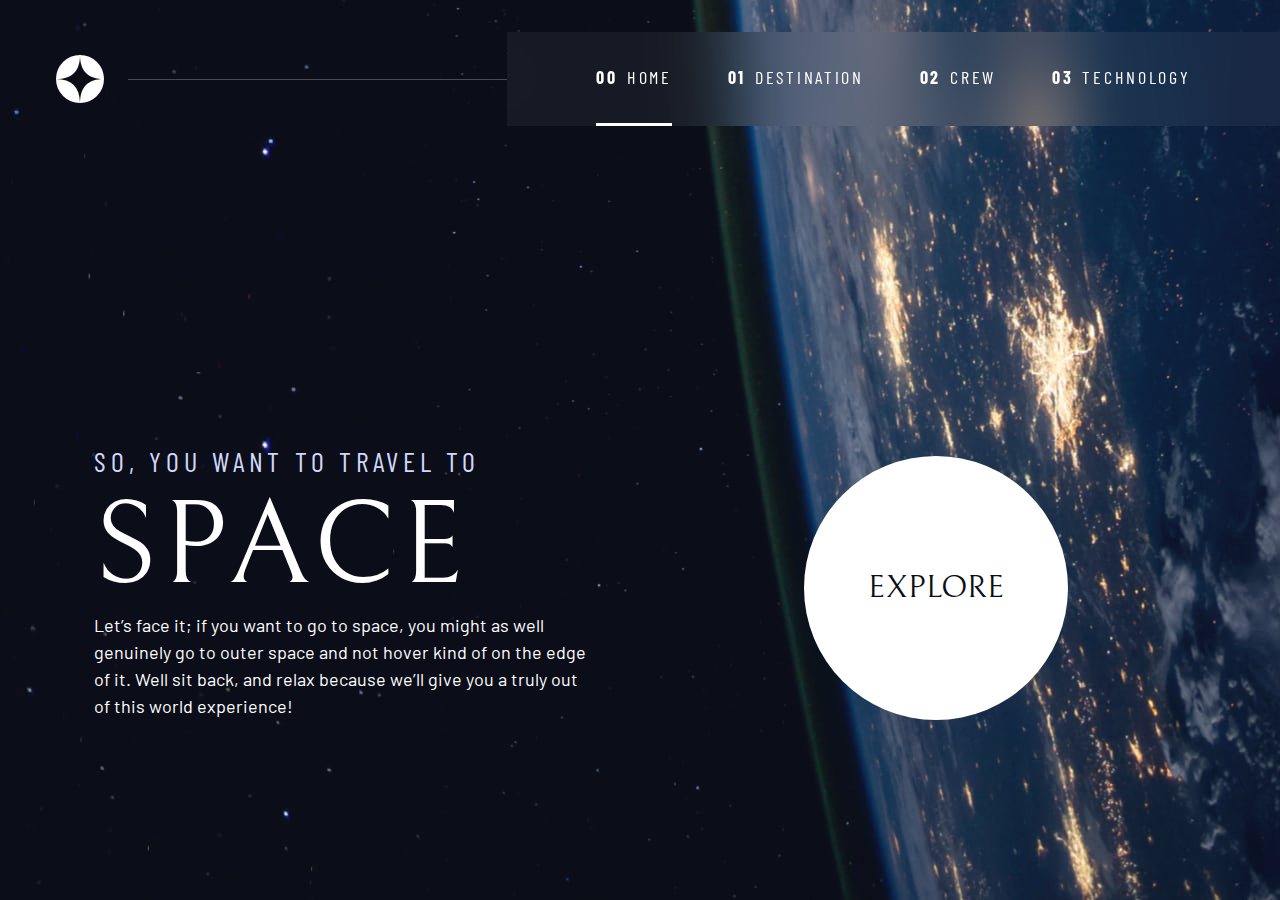
<file: index.html>
<!DOCTYPE html>
<html lang="en">
<head>
  <meta charset="UTF-8">
  <meta name="viewport" content="width=device-width, initial-scale=1.0">

  <link rel="icon" type="image/png" sizes="32x32" href="./assets/favicon-32x32.png">
  <!-- Google fonts -->
  <link rel="preconnect" href="https://fonts.googleapis.com">
  <link rel="preconnect" href="https://fonts.gstatic.com" crossorigin>
  <link href="https://fonts.googleapis.com/css2?family=Barlow+Condensed:wght@400;700&family=Bellefair&family=Barlow:wght@400;700&display=swap"
      rel="stylesheet">
  <!-- custom css -->
  <link rel="stylesheet" href="index.css">
  <title>Space tourism website</title>

  <script src="navigation.js" defer></script>
  
</head>
<body class="home">
  <a class="skip-to-content" href="#main">Skip to content</a>
  <header class="primary-header flex">
    <div>
      <img src="./assets/shared/logo.svg" alt="space tourism logo" class="logo">
    </div>
    <button class="mobile-nav-toggle" aria-controls="primary-navigation"><span class="sr-only" aria-expanded="false">Menu</span></button>
    <nav>
      <ul id="primary-navigation" data-visible="false" class="primary-navigation underline-indicators flex">
          <li class="active"><a class="ff-sans-cond uppercase text-white letter-spacing-2" href="index.html"><span aria-hidden="true">00</span>Home</a>
          <li><a class="ff-sans-cond uppercase text-white letter-spacing-2" href="destination.html"><span aria-hidden="true">01</span>Destination</a>
          <li><a class="ff-sans-cond uppercase text-white letter-spacing-2" href="crew.html"><span aria-hidden="true">02</span>Crew</a>
          <li><a class="ff-sans-cond uppercase text-white letter-spacing-2" href="technology.html"><span aria-hidden="true">03</span>Technology</a>
      </ul>
  </nav>
  </header>
  
  <main id="main" class="grid-container grid-container--home">
    <div>
      <h1 class="text-accent fs-500 ff-sans-cond uppercase letter-spacing-1">So, you want to travel to
      <span class="d-block fs-900 ff-serif text-white">Space</span></h1>
      <p>Let’s face it; if you want to go to space, you might as well genuinely go to 
      outer space and not hover kind of on the edge of it. Well sit back, and relax 
      because we’ll give you a truly out of this world experience!</p>
    </div>
    <div>
      <a href="destination.html" class="large-button uppercase ff-serif text-dark bg-white">Explore</a>
    </div>
  </main>

</body>
</html>
</file>
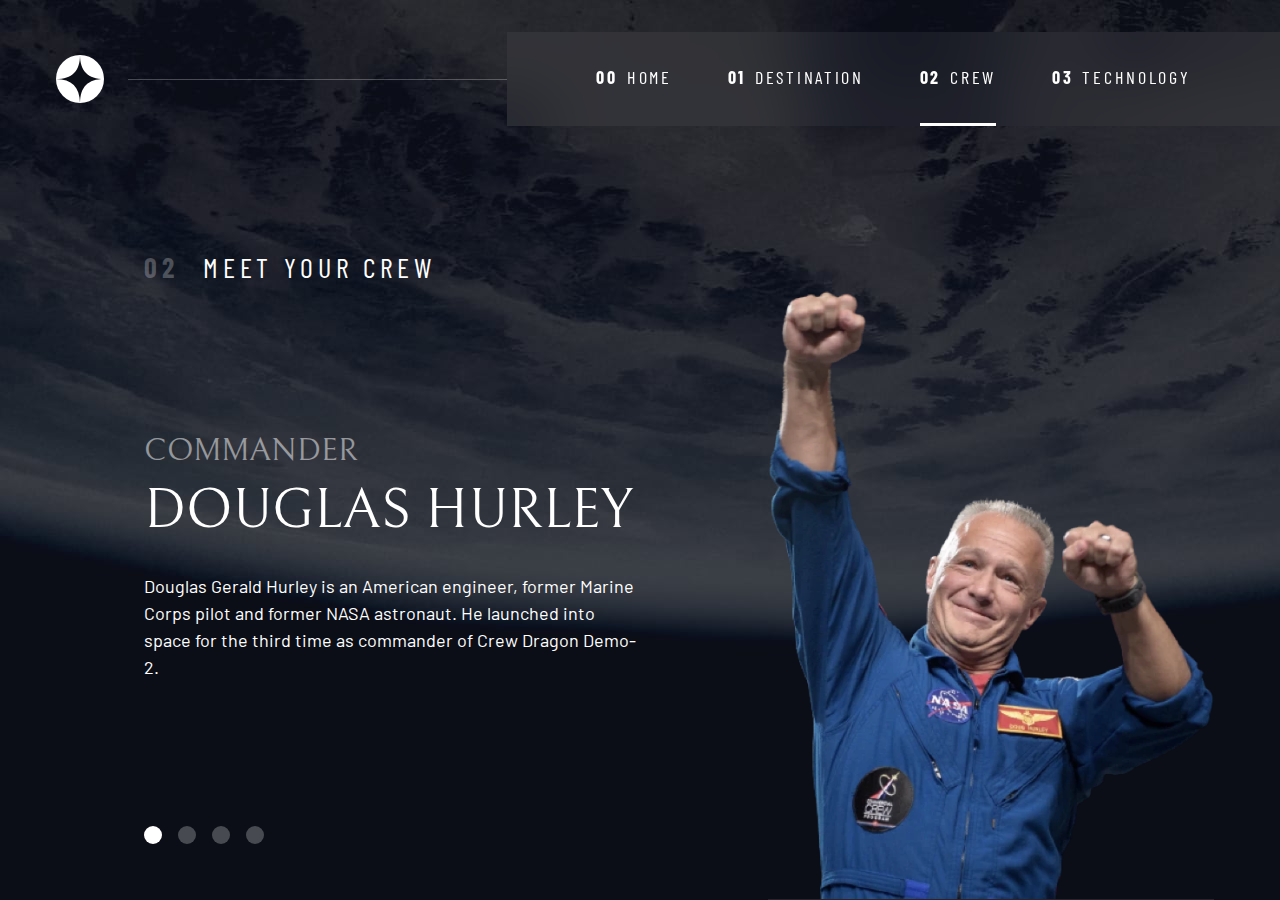
<file: crew.html>
<!DOCTYPE html>
<html lang="en">
<head>
    <meta charset="UTF-8">
    <meta name="viewport" content="width=device-width, initial-scale=1.0">

    <link rel="icon" type="image/png" sizes="32x32" href="./assets/favicon-32x32.png">
    <!-- Google fonts -->
    <link rel="preconnect" href="https://fonts.googleapis.com">
    <link rel="preconnect" href="https://fonts.gstatic.com" crossorigin>
    <link href="https://fonts.googleapis.com/css2?family=Barlow+Condensed:wght@400;700&family=Bellefair&family=Barlow:wght@400;700&display=swap"
        rel="stylesheet">
    <!-- custom css -->
    <link rel="stylesheet" href="index.css">
    <title>Space tourism website</title>
    
    <script src="navigation.js" defer></script>
    <script src="tabs.js" defer></script>


</head>
<body class="crew">
    <a class="skip-to-content" href="#main">Skip to content</a>
    <header class="primary-header flex">
        <div>
        <img src="./assets/shared/logo.svg" alt="space tourism logo" class="logo">
        </div>
        <button class="mobile-nav-toggle" aria-controls="primary-navigation"><span class="sr-only" aria-expanded="false">Menu</span></button>
        <nav>
        <ul id="primary-navigation" data-visible="false" class="primary-navigation underline-indicators flex">
            <li><a class="ff-sans-cond uppercase text-white letter-spacing-2" href="index.html"><span aria-hidden="true">00</span>Home</a>
            <li><a class="ff-sans-cond uppercase text-white letter-spacing-2" href="destination.html"><span aria-hidden="true">01</span>Destination</a>
            <li class="active"><a class="ff-sans-cond uppercase text-white letter-spacing-2" href="crew.html"><span aria-hidden="true">02</span>Crew</a>
            <li><a class="ff-sans-cond uppercase text-white letter-spacing-2" href="technology.html"><span aria-hidden="true">03</span>Technology</a>
        </ul>
    </nav>
    </header>

    <main id="main" class="grid-container grid-container--crew flow">
        <h1 class="numbered-title"><span aria-hidden="true">02</span> Meet your crew</h1>

        <div class="dot-indicators dot-list flex" role="tablist" aria-label="crew member list">
            <button aria-selected="true" role="tab" aria-controls="commander-tab" tabindex="0"  data-image="commander-image"><span class="sr-only">The commander</span></button>
            <button aria-selected="false" role="tab" aria-controls="specialist-tab"  data-image="specialist-image"tabindex="-1"><span class="sr-only">The mission specialist</span></button>
            <button aria-selected="false" role="tab" aria-controls="pilot-tab"  data-image="pilot-image"tabindex="-1"><span class="sr-only">The pilot</span></button>
            <button aria-selected="false" role="tab" aria-controls="engineer-tab"  data-image="engineer-image"tabindex="-1"><span class="sr-only">The crew engineer</span></button>
        </div>

        <article id="commander-tab" class="crew-details flow" tabindex="0" role="tabpanel" >
            <header class="flow flow--space-small">
                <h2 class="fs-600 ff-serif uppercase">Commander</h2>
                <p class="fs-700 uppercase ff-serif">Douglas Hurley</p>
            </header>
            <p>Douglas Gerald Hurley is an American engineer, former Marine Corps pilot 
            and former NASA astronaut. He launched into space for the third time as 
            commander of Crew Dragon Demo-2.</p>
        </article>
        <article id="specialist-tab" hidden class="crew-details flow" tabindex="0" role="tabpanel">
            <header class="flow flow--space-small">
                <h2 class="fs-600 ff-serif uppercase">Mission Specialist</h2>
                <p class="fs-700 uppercase ff-serif">Mark Shuttleworth</p>
            </header>
            <p>Mark Richard Shuttleworth is the founder and CEO of Canonical, the company behind the Linux-based Ubuntu operating system. Shuttleworth became the first African to travel to space as a space tourist.</p>
        </article>
        <article id="pilot-tab" hidden class="crew-details flow" tabindex="0" role="tabpanel">
            <header class="flow flow--space-small">
                <h2 class="fs-600 ff-serif uppercase">Pilot</h2>
                <p class="fs-700 uppercase ff-serif">Victor Glover</p>
            </header>
            <p>Pilot on the first operational flight of the SpaceX Crew Dragon to the International Space Station. Glover is a commander in the U.S. Navy where he pilots an F/A-18.He was a crew member of Expedition 64, and served as a station systems flight engineer.</p>
        </article>
        <article id="engineer-tab" hidden class="crew-details flow" tabindex="0" role="tabpanel">
            <header class="flow flow--space-small">
                <h2 class="fs-600 ff-serif uppercase">Flight Engineer</h2>
                <p class="fs-700 uppercase ff-serif">Anousheh Ansari</p>
            </header>
            <p>Anousheh Ansari is an Iranian American engineer and co-founder of Prodea Systems. Ansari was the fourth self-funded space tourist, the first self-funded woman to fly to the ISS, and the first Iranian in space.</p>
        </article>
        
        <picture id="commander-image">
            <source srcset="assets/crew/image-douglas-hurley.webp" type="image/webp">
            <img src="assets/crew/image-douglas-hurley.png" alt="Douglas Hurley">
        </picture>
        <picture hidden id="specialist-image">
            <source srcset="assets/crew/image-mark-shuttleworth.webp" type="image/webp">
            <img src="assets/crew/image-mark-shuttleworth.png" alt="Mark Shuttleworth">
        </picture>
        <picture hidden id="pilot-image">
            <source srcset="assets/crew/image-victor-glover.webp" type="image/webp">
            <img src="assets/crew/image-victor-glover.png" alt="Victor Glover">
        </picture>
        <picture hidden id="engineer-image">
            <source srcset="assets/crew/image-anousheh-ansari.webp" type="image/webp">
            <img src="assets/crew/image-anousheh-ansari.png" alt="Anousheh Ansari">
        </picture>
      </main>

</body>
</html>
</file>
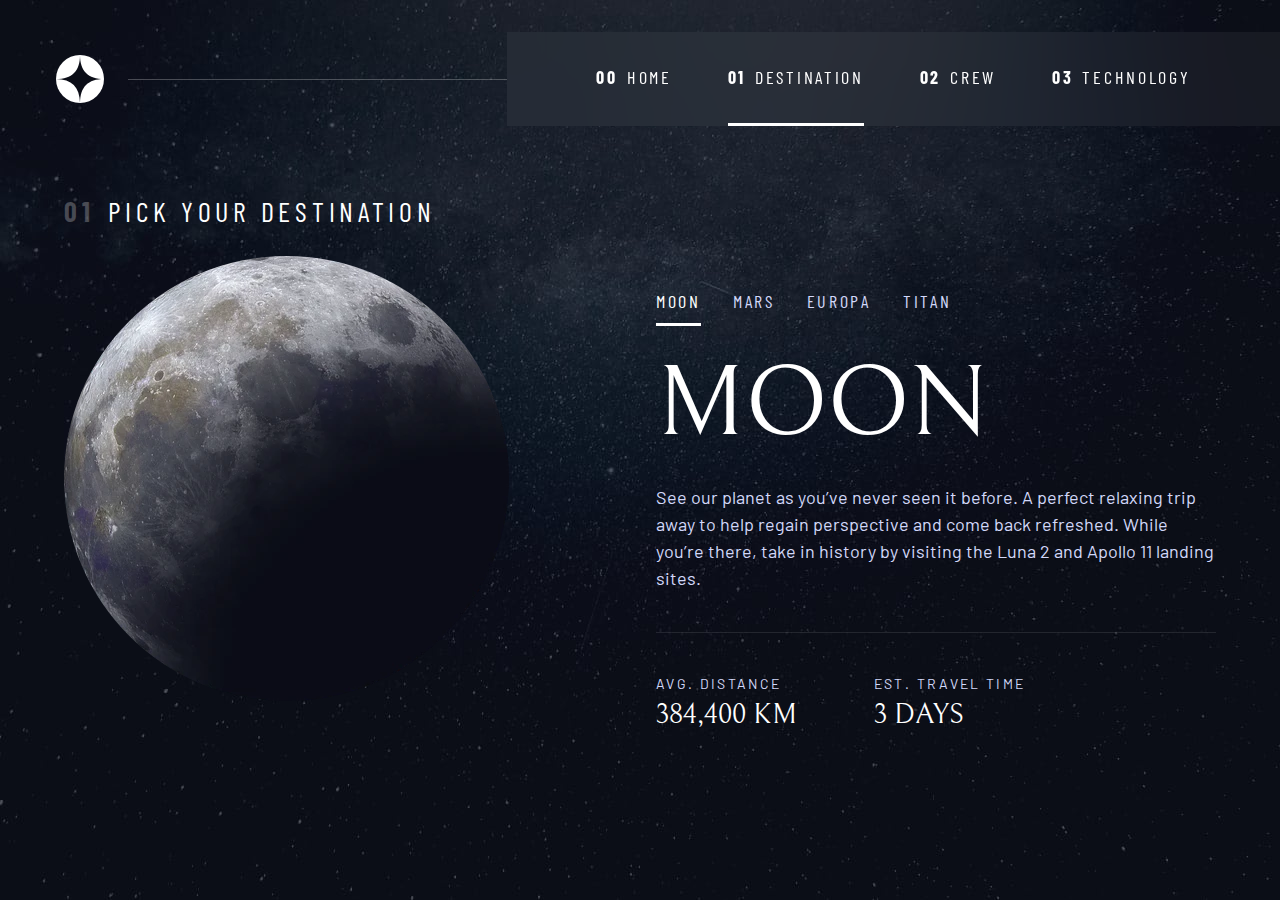
<file: destination.html>
<!DOCTYPE html>
<html lang="en">
<head>
    <meta charset="UTF-8">
    <meta name="viewport" content="width=device-width, initial-scale=1.0">

    <link rel="icon" type="image/png" sizes="32x32" href="./assets/favicon-32x32.png">
    <!-- Google fonts -->
    <link rel="preconnect" href="https://fonts.googleapis.com">
    <link rel="preconnect" href="https://fonts.gstatic.com" crossorigin>
    <link href="https://fonts.googleapis.com/css2?family=Barlow+Condensed:wght@400;700&family=Bellefair&family=Barlow:wght@400;700&display=swap"
        rel="stylesheet">
    <!-- custom css -->
    <link rel="stylesheet" href="index.css">
    <title>Space tourism website</title>
    
    <script src="navigation.js" defer></script>
    <script src="tabs.js" defer></script>


</head>
<body class="destination">
    <a class="skip-to-content" href="#main">Skip to content</a>
    <header class="primary-header flex">
        <div>
        <img src="./assets/shared/logo.svg" alt="space tourism logo" class="logo">
        </div>
        <button class="mobile-nav-toggle" aria-controls="primary-navigation"><span class="sr-only" aria-expanded="false">Menu</span></button>
        <nav>
        <ul id="primary-navigation" data-visible="false" class="primary-navigation underline-indicators flex">
            <li><a class="ff-sans-cond uppercase text-white letter-spacing-2" href="index.html"><span aria-hidden="true">00</span>Home</a>
            <li class="active"><a class="ff-sans-cond uppercase text-white letter-spacing-2" href="destination.html"><span aria-hidden="true">01</span>Destination</a>
            <li><a class="ff-sans-cond uppercase text-white letter-spacing-2" href="crew.html"><span aria-hidden="true">02</span>Crew</a>
            <li><a class="ff-sans-cond uppercase text-white letter-spacing-2" href="technology.html"><span aria-hidden="true">03</span>Technology</a>
        </ul>
    </nav>
    </header>
    <main id="main" class="grid-container grid-container--destination flow">

        <h1 class="numbered-title text-white fs-400"><span aria-hidden="true">01</span>Pick your destination</h1>

        <picture id="moon-image">
            <source srcset="assets/destination/image-moon.webp" type="image/webp">
            <img src="assets/destination/image-moon.png" alt="the moon">
        </picture>
        <picture hidden id="mars-image">
            <source srcset="assets/destination/image-mars.webp" type="image/webp">
            <img src="assets/destination/image-mars.png" alt="the planet mars">
        </picture>
        <picture hidden id="europa-image">
            <source srcset="assets/destination/image-europa.webp" type="image/webp">
            <img src="assets/destination/image-europa.png" alt="the planet europa">
        </picture>
        <picture hidden id="titan-image">
            <source srcset="assets/destination/image-titan.webp" type="image/webp">
            <img src="assets/destination/image-titan.png" alt="the moon titan">
        </picture>


        <div class="tab-list underline-indicators flex" role="tablist" aria-label="destination list">
            <button aria-selected="true" role="tab" aria-controls="moon-tab" class="uppercase ff-sans-cond text-accent letter-spacing-2" tabindex="0" data-image="moon-image">Moon</button>
            <button aria-selected="false" role="tab" aria-controls="mars-tab" class="uppercase ff-sans-cond text-accent letter-spacing-2" tabindex="-1" data-image="mars-image">Mars</button>
            <button aria-selected="false" role="tab" aria-controls="europa-tab" class="uppercase ff-sans-cond text-accent letter-spacing-2" tabindex="-1" data-image="europa-image">Europa</button>
            <button aria-selected="false" role="tab" aria-controls="titan-tab" class="uppercase ff-sans-cond text-accent letter-spacing-2" tabindex="-1" data-image="titan-image">Titan</button>
        </div>

        <!-- the moon -->
        <article id="moon-tab" class="destination-info flow" tabindex="0" role="tabpanel">
            <h2 class="fs-800 ff-serif uppercase">Moon</h2>
            <p class="text-accent ff-sans-normal">See our planet as you’ve never seen it before. A perfect relaxing trip away to help regain perspective and come back refreshed. While you’re there, take in history by visiting the Luna 2 and Apollo 11 landing sites.</p>
            <div class="destination-meta flex">
                <div>
                    <h3 class="fs-200 text-accent uppercase ff-sans-normal letter-spacing-3">Avg. distance</h3>
                    <p class="ff-serif uppercase">384,400 km</p>
                </div>
                <div>
                    <h3 class="fs-200 text-accent uppercase ff-sans-normal letter-spacing-3">Est. travel time</h3>
                    <p class="ff-serif uppercase">3 days</p>
                </div>
            </div>
        </article>
        
        <!-- Mars -->
        <article id="mars-tab" class="destination-info flow" hidden tabindex="0" role="tabpanel">
            <h2 class="fs-800 ff-serif uppercase">Mars</h2>
            <p class="text-accent ff-sans-normal">Don’t forget to pack your hiking boots. You’ll need them to tackle Olympus Mons, 
                the tallest planetary mountain in our solar system. It’s two and a half times 
                the size of Everest!</p>
            <div class="destination-meta flex">
                <div>
                    <h3 class="fs-200 text-accent uppercase ff-sans-normal letter-spacing-3">Avg. distance</h3>
                    <p class="ff-serif uppercase">225 mil. km</p>
                </div>
                <div>
                    <h3 class="fs-200 text-accent uppercase ff-sans-normal letter-spacing-3">Est. travel time</h3>
                    <p class="ff-serif uppercase">9 months</p>
                </div>
            </div>
        </article>

        <!-- Europa -->
        <article id="europa-tab" class="destination-info flow" hidden tabindex="0" role="tabpanel">
            <h2 class="fs-800 ff-serif uppercase">Europa</h2>
            <p class="text-accent ff-sans-normal">The smallest of the four Galilean moons orbiting Jupiter, Europa is a 
                winter lover’s dream. With an icy surface, it’s perfect for a bit of 
                ice skating, curling, hockey, or simple relaxation in your snug 
                wintery cabin.</p>
            <div class="destination-meta flex">
                <div>
                    <h3 class="fs-200 text-accent uppercase ff-sans-normal letter-spacing-3">Avg. distance</h3>
                    <p class="ff-serif uppercase">628 mil. km</p>
                </div>
                <div>
                    <h3 class="fs-200 text-accent uppercase ff-sans-normal letter-spacing-3">Est. travel time</h3>
                    <p class="ff-serif uppercase">3 years</p>
                </div>
            </div>
        </article>

        <!-- Titan -->
        <article id="titan-tab" class="destination-info flow" hidden tabindex="0" role="tabpanel">
            <h2 class="fs-800 ff-serif uppercase">Titan</h2>
            <p class="text-accent ff-sans-normal">The only moon known to have a dense atmosphere other than Earth, Titan 
                is a home away from home (just a few hundred degrees colder!). As a 
                bonus, you get striking views of the Rings of Saturn.</p>
            <div class="destination-meta flex">
                <div>
                    <h3 class="fs-200 text-accent uppercase ff-sans-normal letter-spacing-3">Avg. distance</h3>
                    <p class="ff-serif uppercase">1.6 bil. km</p>
                </div>
                <div>
                    <h3 class="fs-200 text-accent uppercase ff-sans-normal letter-spacing-3">Est. travel time</h3>
                    <p class="ff-serif uppercase">7 years</p>
                </div>
            </div>
        </article>

    </main>
  
</body>
</html>
</file>
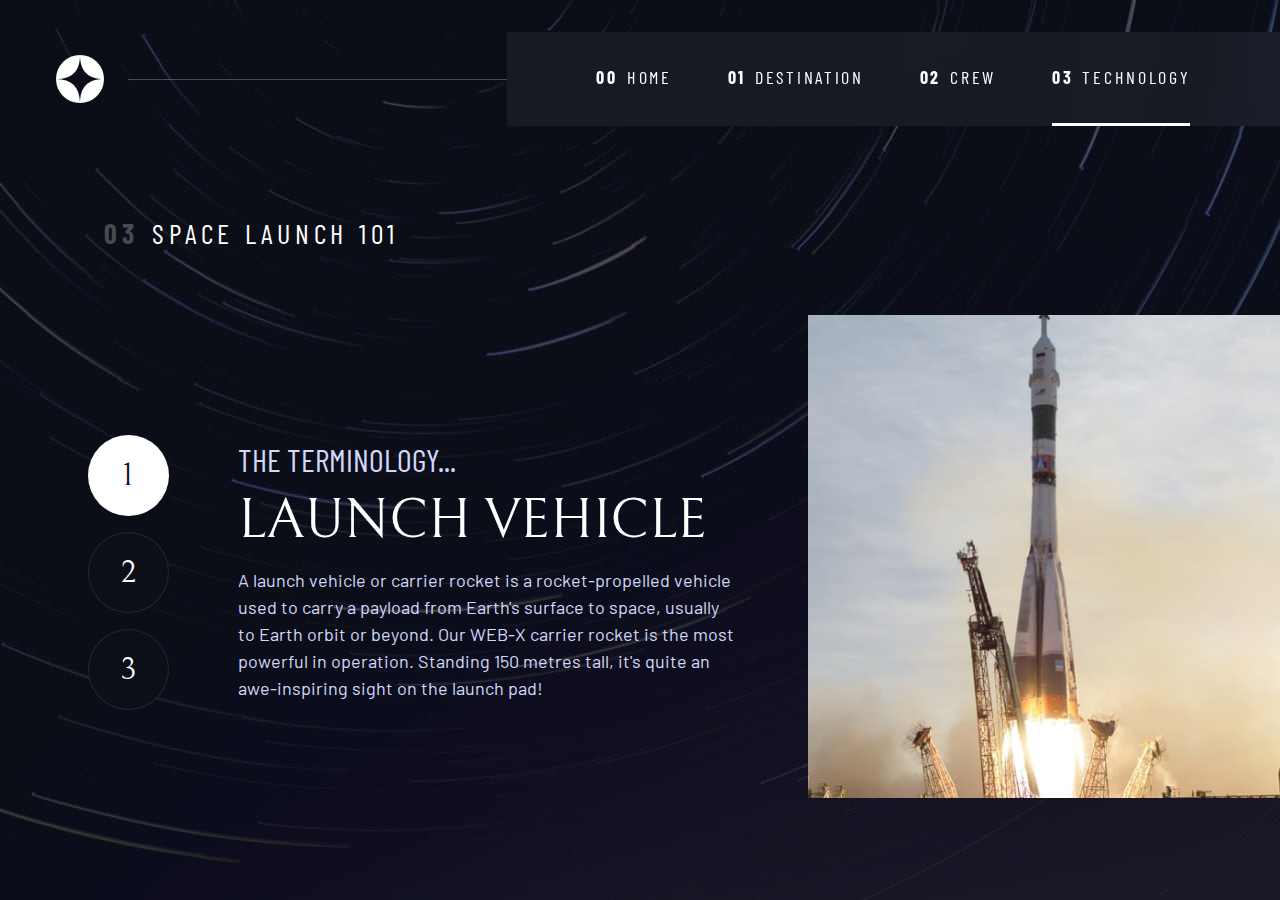
<file: technology.html>
<!DOCTYPE html>
<html lang="en">
<head>
    <meta charset="UTF-8">
    <meta name="viewport" content="width=device-width, initial-scale=1.0">

    <link rel="icon" type="image/png" sizes="32x32" href="./assets/favicon-32x32.png">
    <!-- Google fonts -->
    <link rel="preconnect" href="https://fonts.googleapis.com">
    <link rel="preconnect" href="https://fonts.gstatic.com" crossorigin>
    <link href="https://fonts.googleapis.com/css2?family=Barlow+Condensed:wght@400;700&family=Bellefair&family=Barlow:wght@400;700&display=swap"
        rel="stylesheet">
    <!-- custom css -->
    <link rel="stylesheet" href="index.css">
    <title>Space tourism website</title>
    
    <script src="navigation.js" defer></script>
    <script src="tabs.js" defer></script>


</head>
<body class="technology">
    <a class="skip-to-content" href="#main">Skip to content</a>
    <header class="primary-header flex">
        <div>
        <img src="./assets/shared/logo.svg" alt="space tourism logo" class="logo">
        </div>
        <button class="mobile-nav-toggle" aria-controls="primary-navigation"><span class="sr-only" aria-expanded="false">Menu</span></button>
        <nav>
        <ul id="primary-navigation" data-visible="false" class="primary-navigation underline-indicators flex">
            <li><a class="ff-sans-cond uppercase text-white letter-spacing-2" href="index.html"><span aria-hidden="true">00</span>Home</a>
            <li><a class="ff-sans-cond uppercase text-white letter-spacing-2" href="destination.html"><span aria-hidden="true">01</span>Destination</a>
            <li><a class="ff-sans-cond uppercase text-white letter-spacing-2" href="crew.html"><span aria-hidden="true">02</span>Crew</a>
            <li class="active"><a class="ff-sans-cond uppercase text-white letter-spacing-2" href="technology.html"><span aria-hidden="true">03</span>Technology</a>
        </ul>
    </nav>
    </header>
    <main id="main" class="grid-container grid-container--technology flow">

        <h1 class="numbered-title text-white fs-400 letter-spacing-3"><span aria-hidden="true">03</span>Space launch 101</h1>

        <picture id="vehicle-image">
            <source media="(max-width: 44.999em)" srcset="assets/technology/image-launch-vehicle-landscape.jpg">
            <source srcset="assets/technology/image-launch-vehicle-portrait.jpg">
            <img src="assets/technology/image-launch-vehicle-landscape.jpg" alt="the launch vehicle">
        </picture>
        <picture hidden id="spaceport-image">
            <source media="(max-width: 44.999em)" srcset="assets/technology/image-spaceport-landscape.jpg">
            <source srcset="assets/technology/image-spaceport-portrait.jpg">
            <img src="assets/technology/image-spaceport-landscape.jpg" alt="the spaceport">
        </picture>
        <picture hidden id="capsule-image">
            <source media="(max-width: 44.999em)" srcset="assets/technology/image-space-capsule-landscape.jpg">
            <source srcset="assets/technology/image-space-capsule-portrait.jpg">
            <img src="assets/technology/image-space-capsule-landscape.jpg" alt="the space capsule">
        </picture>

        <div class="num-indicators tab-list flex" role="tablist" aria-label="technology list">
            <button class="fs-600 ff-serif text-white bg-dark"  aria-selected="true" role="tab" aria-controls="vehicle-tab" tabindex="0"  data-image="vehicle-image"><span class="sr-only">The launch vehicle</span>1</button>
            <button class="fs-600 ff-serif text-white bg-dark"  aria-selected="false" role="tab" aria-controls="spaceport-tab"  data-image="spaceport-image"tabindex="-1"><span class="sr-only">The spaceport</span>2</button>
            <button class="fs-600 ff-serif text-white bg-dark"  aria-selected="false" role="tab" aria-controls="capsule-tab"  data-image="capsule-image"tabindex="-1"><span class="sr-only">The space capsule</span>3</button>
        </div>

        <article id="vehicle-tab" class="technology-details flow" tabindex="0" role="tabpanel" >
            <header class="flow flow--space-small">
                <h2 class="fs-600 ff-sans-cond text-accent uppercase">The terminology...</h2>
                <p class="fs-700 uppercase ff-serif">Launch vehicle</p>
            </header>
            <p class="text-accent">A launch vehicle or carrier rocket is a rocket-propelled vehicle used to carry a payload from Earth's surface to space, usually to Earth orbit or beyond. Our WEB-X carrier rocket is the most powerful in operation. Standing 150 metres tall, it's quite an awe-inspiring sight on the launch pad!</p>
        </article>
        <article hidden id="spaceport-tab" class="technology-details flow" tabindex="0" role="tabpanel" >
            <header class="flow flow--space-small">
                <h2 class="fs-600 ff-sans-cond text-accent uppercase">The terminology...</h2>
                <p class="fs-700 uppercase ff-serif">Spaceport</p>
            </header>
            <p class="text-accent">A spaceport or cosmodrome is a site for launching (or receiving) spacecraft, by analogy to the seaport for ships or airport for . Based in the famous Cape Canaveral, our spaceport is ideally situated  take advantage of the Earth’s rotation for launch.</p>
        </article>
        <article hidden id="capsule-tab" class="technology-details flow" tabindex="0" role="tabpanel" >
            <header class="flow flow--space-small">
                <h2 class="fs-600 ff-sans-cond text-accent uppercase">The terminology...</h2>
                <p class="fs-700 uppercase ff-serif">Space capsule</p>
            </header>
            <p class="text-accent">A space capsule is an often-crewed spacecraft that uses a blunt-body reentry capsule to reenter the Earth's atmosphere without wings.  capsule is where you'll spend your time during the flight. It includes a  gym, cinema, and plenty of other activities to keep you entertained.</p>
        </article>

    </main>
</body>
</html>
</file>
<file: index.css>
/* ------------------- */
/* Custom properties   */
/* ------------------- */

:root {
    /* colors */
    --clr-dark: 230 35% 7%;
    --clr-light: 231 77% 90%;
    --clr-white: 0 0% 100%;
    
    /* font-sizes */
    --fs-900: clamp(5rem, 8vw + 1rem, 9.375rem);
    --fs-800: 3.5rem;
    --fs-700: 1.5rem;
    --fs-600: 1rem;
    --fs-500: 1rem;
    --fs-400: 0.9375rem;
    --fs-300: 1rem;
    --fs-200: 0.875rem;
    
    /* font-families */
    --ff-serif: "Bellefair", serif;
    --ff-sans-cond: "Barlow Condensed", sans-serif;
    --ff-sans-normal: "Barlow", sans-serif;
}

@media (min-width: 35em) {
    :root {
        --fs-800: 5rem;
        --fs-700: 2.5rem;
        --fs-600: 1.5rem;
        --fs-500: 1.25rem;
        --fs-400: 1rem;
    }
}

@media (min-width: 45em) {
    :root {
        /* font-sizes */
        --fs-800: 6.25rem;
        --fs-700: 3.5rem;
        --fs-600: 2rem;
        --fs-500: 1.75rem;
        --fs-400: 1.125rem;
    }
}

/* -------------- */
/* Reset */
/* -------------- */

/* https://piccalil.li/blog/a-modern-css-reset/ */

/* Box sizing */

*,
*::before,
*::after {
    box-sizing: border-box;
}

/* Reset margins */

body,
h1,
h2,
h3,
h4,
h5,
p,
figure,
picture {
    margin: 0;
}

h1,
h2,
h3,
h4,
h5,
h6,
p {
    font-weight: 400;
}

/* set up the body */
body {
    font-family: var(--ff-sans-normal);
    font-size: var(--fs-400);
    color: hsl( var(--clr-white) );
    background-color: hsl( var(--clr-dark));
    line-height: 1.5;
    min-height: 100vh;

    display: grid;
    grid-template-rows: min-content 1fr;

    overflow-x: hidden;
}

/* make images easier to work with */
img,
picture {
    max-width: 100%;
    max-height: 100%;
    display: block;
}

/* make form elements easier to work with */
input,
button,
textarea,
select {
    font: inherit
}

/* remove animations for people who've turned them off */
@media (prefers-reduced-motion: reduce) {  
    *,
    *::before,
    *::after {
      animation-duration: 0.01ms !important;
      animation-iteration-count: 1 !important;
      transition-duration: 0.01ms !important;
      scroll-behavior: auto !important;
    }
}

/* --------------- */
/* Utility classes */
/* --------------- */

/* general */

[hidden] { display: none !important; }


.flex {
    display: flex;
    gap: var(--gap, 1rem)
}

.grid {
    display: grid;
    gap: var(--gap, 1rem)
}

.d-block {
    display: block;
}

.flow > *:where(:not(:first-child)) {
    margin-top: var(--flow-space, 1rem);
}

.flow--space-small {
    --flow-space: .75rem
}

.container {
    padding-inline: 2em;
    margin-inline: auto;
    max-width: 80rem;
}

.sr-only {
    position: absolute;
    width: 1px;
    height: 1px;
    padding: 0;
    margin: -1px;
    overflow: hidden;
    clip: rect(0, 0, 0, 0);
    white-space: nowrap; /* added line */
    border: 0;
}

.skip-to-content {
    position: absolute;
    z-index: 9999;
    background: hsl( var(--clr-white) );
    color: hsl( var(--clr-dark) );
    padding: .5em 1em;
    margin-inline: auto;
    transform: translateY(-100%);
    transition: transform 250ms ease-in;
}

.skip-to-content:focus {
    transform: translateY(0);
}

/* colors */

.bg-dark { background-color: hsl( var(--clr-dark) );}
.bg-accent { background-color: hsl( var(--clr-light) );}
.bg-white { background-color: hsl( var(--clr-white) );}

.text-dark { color: hsl( var(--clr-dark) );}
.text-accent { color: hsl( var(--clr-light) );}
.text-white { color: hsl( var(--clr-white) );}

/* typography */

.ff-serif { font-family: var(--ff-serif); } 
.ff-sans-cond { font-family: var(--ff-sans-cond); } 
.ff-sans-normal { font-family: var(--ff-sans-normal); } 

.letter-spacing-1 { letter-spacing: 4.75px; } 
.letter-spacing-2 { letter-spacing: 2.7px; } 
.letter-spacing-3 { letter-spacing: 2.35px; } 

.uppercase { text-transform: uppercase; }

.fs-900 { font-size: var(--fs-900); }
.fs-800 { font-size: var(--fs-800); }
.fs-700 { font-size: var(--fs-700); }
.fs-600 { font-size: var(--fs-600); }
.fs-500 { font-size: var(--fs-500); }
.fs-400 { font-size: var(--fs-400); }
.fs-300 { font-size: var(--fs-300); }
.fs-200 { font-size: var(--fs-200); }


.fs-900,
.fs-800,
.fs-700,
.fs-600 {
    line-height: 1.1;
}

.numbered-title {
    font-family: var(--ff-sans-cond);
    font-size: var(--fs-500);
    text-transform: uppercase;
    letter-spacing: 4.72px;
}
.numbered-title span {
    margin-right: .5em;
    font-weight: 700;
    color: hsl( var(--clr-white) / .25);
}


/* ------------------- */
/* Components          */
/* ------------------- */

.large-button {
    font-size: 2rem;
    position: relative;
    display: inline-grid;
    z-index: 1;
    place-items: center;
    padding: 0 2em;
    border-radius: 50%;
    aspect-ratio: 1;
    text-decoration: none;
}
.large-button::after {
    content: "";
    position: absolute;
    z-index: -1;
    width: 100%;
    height: 100%;
    background: hsl( var(--clr-white) / .1);
    border-radius: 50%;
    opacity: 0;
    transition: opacity 500ms linear, transform 500ms ease-in-out;
}

.large-button:hover::after,
.large-button:focus::after {
    opacity: 1;
    transform: scale(1.5);
}

/* primary-header */

.logo {
    margin: 1.5rem clamp(1.5rem, 5vw, 3.5rem);
}

.primary-header {
    justify-content: space-between;
    align-items: center;
}

.primary-navigation {
    --gap: clamp(1.5rem, 5vw, 3.5rem);
    --underline-gap: 2rem;
    list-style: none;
    padding: 0;
    margin: 0;
    background: hsl( var(--clr-dark) / .95);
    backdrop-filter: blur(2rem);
}

.primary-navigation a {
    text-decoration: none;
}

.primary-navigation a > span {
    font-weight: 700;
    margin-right: .5em;
}

.mobile-nav-toggle {
    display: none;
}



@supports (backdrop-filter: blur(2rem)) {
    .primary-navigation {
        background: hsl( var(--clr-white) / .05);
        backdrop-filter: blur(2rem);
    }
}

@media (max-width: 35rem) {
    .primary-navigation {
        --underline-gap: .5rem;
        position: fixed;
        z-index: 1000;
        inset: 0 0 0 20%;
        list-style: none;
        padding: min(20rem, 10vh) 2rem;
        margin: 0;
        flex-direction: column;
        transform: translateX(100%);
        transition: transform 500ms ease-in-out;
    }

    .primary-navigation[data-visible="true"] {
        transform: translateX(0);
    }

    .primary-navigation.underline-indicators > .active {
        border: 0;
    }

    .mobile-nav-toggle {
        display: block;
        position: absolute;
        z-index: 2000;
        right: 1rem;
        top: 2rem;
        background: transparent;
        background-image: url(./assets/shared/icon-hamburger.svg);
        background-repeat: no-repeat;
        background-position: center center;
        width: 1.5rem;
        aspect-ratio: 1;
        border: 0;
    }

    .mobile-nav-toggle[aria-expanded="true"] {
        background-image: url(./assets/shared/icon-close.svg);
    }

    .mobile-nav-toggle:focus-visible {
        outline: 5px solid white;
    }
}
@media (min-width: 35em) {
    .primary-navigation {
        padding-inline: clamp(3rem, 7vw, 7rem);
    }
}
@media (min-width: 35em) and (max-width: 44.999em) {

    .primary-navigation a > span {
        display: none;
    }
}
@media (min-width: 45em) {

    .primary-header::after {
        content: '';
        display: block;
        position: relative;
        height: 1px;
        width: 100%;
        margin-right: -2.5rem;
        background: hsl( var(--clr-white) / .25);
        order: 1;
    }

    nav {
        order: 2;
    }

    .primary-navigation {
        margin-block: 2rem;
    }

}


.underline-indicators > * {
    cursor: pointer;
    padding: var(--underline-gap, .5rem) 0;
    border: 0;
    border-bottom: .2rem solid hsl( var(--clr-white) / 0);
    background-color: transparent;
}

.underline-indicators > li:hover,
.underline-indicators > li:focus,
.underline-indicators > button:hover,
.underline-indicators > button:focus {
    border-color: hsl( var(--clr-white) / .5);
}

.underline-indicators > li.active,
.underline-indicators > button.active,
.underline-indicators > [aria-selected="true"] {
    color: hsl( var(--clr-white) / 1);
    border-color: hsl( var(--clr-white) / 1);
}

.tab-list {
    --gap: 2rem
}

.dot-indicators > button {
    cursor: pointer;
    border: 0;
    border-radius: 50%;
    padding: .5em;
    background-color: hsl( var(--clr-white) / .25);
}

.dot-indicators > button:hover,
.dot-indicators > button:focus {
    background-color: hsl( var(--clr-white) / .5);
}

.dot-indicators > [aria-selected="true"] {
    background-color: hsl( var(--clr-white) / 1);
}



.num-indicators > button {
    cursor: pointer;
    display: grid;
    place-items: center;
    aspect-ratio: 1;
    border: 1px solid hsl( var(--clr-white) / .1);
    border-radius: 50%;
    padding: 0 1em;
}

.num-indicators > button:hover,
.num-indicators > button:focus {
    border-color: hsl( var(--clr-white) / 1);
}

.num-indicators > [aria-selected="true"] {
    background-color: hsl( var(--clr-white) / 1);
    color: hsl( var(--clr-dark));
}

/* ----------------------------- */
/* Page specific background      */
/* ----------------------------- */
html {
    /* scrollbar-gutter: auto; */
}

body {
    background-size: cover;
    background-position: bottom center;
}
/* home */
.home {
    background-image: url(./assets/home/background-home-mobile.jpg);
}

@media (min-width: 35rem) {
    .home {
        background-position: center center;
        background-image: url(./assets/home/background-home-tablet.jpg);
    }
}

@media (min-width: 45rem) {
    .home {
        background-image: url(./assets/home/background-home-desktop.jpg);
    }
}

/* destination */
.destination {
    background-image: url(./assets/destination/background-destination-mobile.jpg);
}

@media (min-width: 35rem) {
    .destination {
        background-position: center center;
        background-image: url(./assets/destination/background-destination-tablet.jpg);
    }
}

@media (min-width: 45rem) {
    .destination {
        background-image: url(./assets/destination/background-destination-desktop.jpg);
    }
} 

/* crew */
.crew {
    background-image: url(./assets/crew/background-crew-mobile.jpg);
}

@media (min-width: 35rem) {
    .crew {
        background-position: center center;
        background-image: url(./assets/crew/background-crew-tablet.jpg);
    }
}

@media (min-width: 45rem) {
    .crew {
        background-image: url(./assets/crew/background-crew-desktop.jpg);
    }
} 

/* technology */
.technology {
    background-image: url(./assets/technology/background-technology-mobile.jpg);
}

@media (min-width: 35rem) {
    .technology {
        background-position: center center;
        background-image: url(./assets/technology/background-technology-tablet.jpg);
    }
}

@media (min-width: 45rem) {
    .technology {
        background-image: url(./assets/technology/background-technology-desktop.jpg);
    }
} 

/* ----------------------------- */
/* Layout                        */
/* ----------------------------- */
.grid-container {
    text-align: center;
    display: grid;
    place-items: center;
    padding-inline: 1rem;
    padding-bottom: 4rem;
}

.grid-container p:not([class]) {
    max-width: 50ch;
}

.numbered-title {
    grid-area: title;
}

/* destination layout */

.grid-container--destination {
    --flow-space: 1.5rem;
    grid-template-areas: 
        'title'
        'image'
        'tabs'
        'content';
    
}

.grid-container--destination > picture {
    grid-area: image;
    max-width: 60%;
    align-self: start;
}

.grid-container--destination > .tab-list {
    grid-area: tabs;

}

.grid-container--destination > .destination-info {
    grid-area: content;

}

.destination-meta {
    flex-direction: column;
    border-top: 1px solid hsl( var(--clr-white) / .1);
    padding-top: 2.5rem;
    margin-top: 2.5rem;
}

.destination-meta p {
    font-size: 1.75rem;
}

/* crew layout */

.grid-container--crew {
    --flow-space: 2rem;
    /* grid-template-rows: 4rem 13.75rem 3rem; */
    grid-template-areas: 
        'title'
        'image'
        'tabs'
        'content';
    
}

.grid-container--crew > picture {
    grid-area: image;
    max-width: 70%;
    height: 35vh;
    border-bottom: 1px solid hsl( var(--clr-white) / .1);
}

.grid-container--crew > .dot-indicators {
    grid-area: tabs;

}

.grid-container--crew > .crew-details {
    grid-area: content;

}

.crew-details h2 {
    opacity: .5;
}

/* technology layout */

.grid-container--technology {
    padding-inline: 0;
    grid-template-columns: minmax(1rem, 1fr) minmax(0, 40rem) minmax(1rem, 1fr);
    grid-template-areas: 
        '. title .'
        'image image image'
        '. tabs .'
        '. content .';
    
}

.grid-container--technology > picture {
    grid-area: image;
    justify-self: end;
}

.grid-container--technology > .tab-list {
    grid-area: tabs;
    --gap: 1rem;
}

.grid-container--technology > .technology-details {
    grid-area: content;

}


@media (min-width: 35em) {
    .numbered-title {
        justify-self: start;
        margin-top: 2rem;
    }
    
    /* destination */

    .destination-meta {
        flex-direction: row;
        justify-content: space-evenly;
    }

    /* crew */

    .grid-container--crew {
        padding-bottom: 0;
        grid-template-rows: 4rem 13.75rem 3rem;
        grid-template-areas: 
            'title'
            'content'
            'tabs'
            'image';
    }

    .grid-container--crew > picture {
        height: auto;
    }

    /* technology */
    .technology-details {
        max-width: 50ch;
    }

}

@media (min-width: 45em) {
    .grid-container {
        text-align: left;
        column-gap: var(--container-gap, 2rem);
        grid-template-columns: minmax(1rem, 1fr) repeat(2, minmax(0, 40rem)) minmax(1rem, 1fr);
        grid-template-rows: auto;

    }

    /* home */

    .grid-container--home > *:first-child {
        grid-column: 2;
    }
    
    .grid-container--home > *:last-child {
        grid-column: 3;
    }

    .grid-container--home {
        padding-bottom: max(6rem, 20vh);
        align-items: flex-end;
        justify-content: space-between;
    }

    /* destination */

    .grid-container--destination {
        justify-items: start;
        align-content: start;
        grid-template-areas: 
            '. title title .'
            '. image tabs .'
            '. image content .';
    }
    .grid-container--destination > picture {
        max-width: 90%;
    }

    .grid-container--crew > picture {
        margin-top: 0;
    }



    .destination-meta {
        --gap: min(6vw, 6rem);
        justify-content: start;
    }

    /* crew */
    
    .grid-container--crew {
        grid-template-columns: minmax(1rem, 1fr) minmax(0, 37rem) minmax(0, 23rem) minmax(1rem, 1fr);
        justify-items: start;
        grid-template-areas: 
            '. title image .'
            '. content image .'
            '. tabs image .';
    }


    .grid-container--crew > picture {
        grid-column: span 2;
        align-self: end;
        max-width: 90%;
    }

    .grid-container--crew > .crew-details {
        max-width: 100%;
    }

    /* technology */

    .grid-container--technology {
        grid-template-columns: minmax(1rem, 1fr) minmax(3rem, 3rem)minmax(0, 37rem) minmax(0, 23rem) minmax(1rem, 1fr);
        grid-template-rows: auto auto 5rem;
        align-items: center;
        grid-template-areas: 
            '. title title    .     .  '
            '. tabs content image image'
            '.  .       .     .     .';
        padding-block-end: 0;

    }

    .technology-details {
        margin-inline-start: 1rem;
    }
    
    .grid-container--technology .tab-list {
        flex-direction: column;
    }

    .tab-list,
    .technology-details {
        margin-block-start: 3rem;
    }

}
</file>
